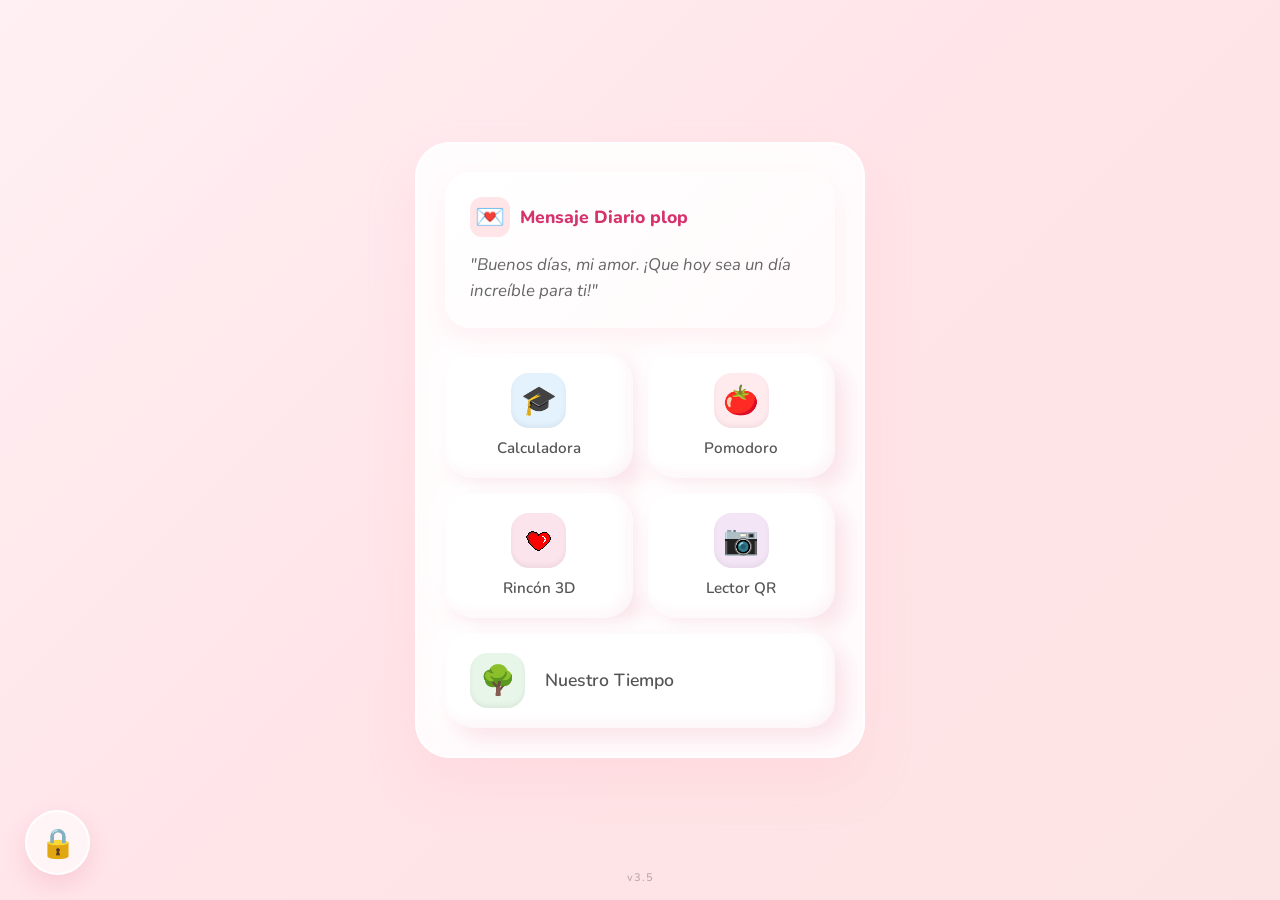
<file: index.html>
<!DOCTYPE html>
<html lang="es">
<head>
    <meta charset="UTF-8">
    <meta name="viewport" content="width=device-width, initial-scale=1.0">
    <meta http-equiv="Cache-Control" content="no-cache, no-store, must-revalidate">
    <meta http-equiv="Pragma" content="no-cache">
    <meta http-equiv="Expires" content="0">
    <title>Nuestro Espacio </title>
    
    <link href="https://fonts.googleapis.com/css2?family=Nunito:wght@400;600;800&display=swap" rel="stylesheet">
    <link rel="stylesheet" href="estilos.css">
    <link rel="manifest" href="manifest-v2.json">
</head>
<body>

    <div class="app-container">

        <div class="widget-hero">
            <div class="hero-header">
                <span class="hero-icon">💌</span>
                <h3>Mensaje Diario plop</h3>
            </div>
            <p class="hero-texto" id="texto-mensaje-diario">"Buenos días, mi amor. ¡Que hoy sea un día increíble para ti!"</p>
        </div>

        <div class="dashboard-grid">
            
            <a href="calculadora.html" class="widget-btn">
                <div class="icon-box color-1">🎓</div>
                <span>Calculadora</span>
            </a>

            <a href="pomodoro.html" class="widget-btn">
                <div class="icon-box color-2">🍅</div>
                <span>Pomodoro</span>
            </a>

            <a href="rincon.html" class="widget-btn">
                <div class="icon-box color-3">
                    <img src="img/corazon.png" alt="Corazón">
                </div>
                <span>Rincón 3D</span>
            </a>

            <a href="lector_qr.html" class="widget-btn">
                <div class="icon-box color-4">📷</div>
                <span>Lector QR</span>
            </a>

            <a href="arbol.html" class="widget-btn widget-full">
                <div class="icon-box color-5">🌳</div>
                <span>Nuestro Tiempo</span>
            </a>

        </div>

    </div> 
    
    <div class="contenedor-candado">
        <button id="btn-candado" onclick="abrirModal('modal-password')" title="Secreto 🤫">🔒</button>
    </div>

    <div id="modal-password" class="modal-oculto">
        <div class="modal-contenido">
            <span class="cerrar-modal" onclick="cerrarModal('modal-password')">&times;</span>
            <h3 style="color: #d6336c;">Código Secreto 🔐</h3>
            <p style="color: #666; font-size: 14px;">Ingresar contraseña:</p>
            
            <input type="password" id="input-clave" placeholder="****">
            <button class="btn-verificar" onclick="verificarClave()">Desbloquear</button>
            
            <p id="error-clave" style="display: none; color: #e53e3e; font-size: 13px; margin-top: 10px;">
                Código incorrecto. ¡Sigue buscando! 🕵️‍♀️
            </p>
        </div>
    </div>

    <script>
        if ('serviceWorker' in navigator) {
            window.addEventListener('load', () => {
                navigator.serviceWorker.register('./sw.js')
                .then(reg => console.log('SW registrado', reg))
                .catch(err => console.log('Error SW:', err));
            });
        }
    </script>

    <script src="candado.js"></script>



    <div class="version-app">v3.5</div>
</body>
</html>
</file>
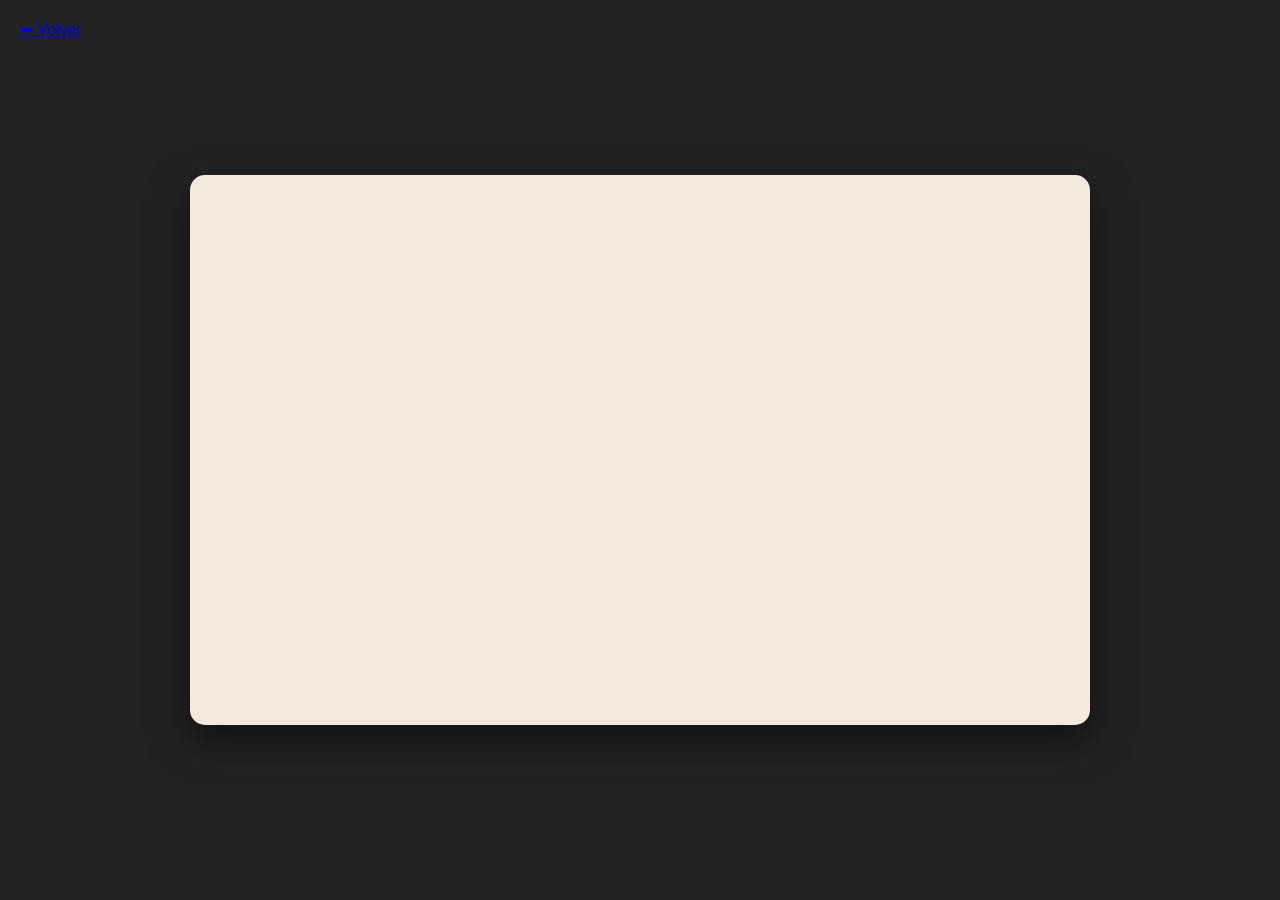
<file: arbol.html>
<!DOCTYPE html>
<html lang="es">
<head>
    <meta charset="UTF-8">
    <meta name="viewport" content="width=device-width, initial-scale=1.0">
    <meta http-equiv="Cache-Control" content="no-cache, no-store, must-revalidate">
    <meta http-equiv="Pragma" content="no-cache">
    <meta http-equiv="Expires" content="0">
    <title>Nuestro Tiempo ❤️</title>
    <link rel="stylesheet" href="arbol.css">
</head>
<body>

    <a href="index.html" class="btn-volver">⬅ Volver</a>

    <div class="tarjeta-amor arbol-centrado" id="tarjeta-principal">
        
        <div class="panel-izquierdo">
            <div class="contenido-texto">
                <div id="carta-maquina"></div>
                
                <div class="contenedor-reloj">
                    <p class="titulo-reloj">Mi amor por ti comenzó hace...</p>
                    <p class="reloj-numeros">
                        <span id="d">00</span> días 
                        <span id="h">00</span> horas 
                        <span id="m">00</span> minutos 
                        <span id="s">00</span> segundos
                    </p>
                </div>
            </div>
        </div>

        <div class="panel-derecho">
            <div class="escenario-arbol">
                <div class="semilla-roja" id="semilla"></div>
                
                <svg class="arbol-verde" viewBox="0 0 300 300" id="svg-arbol">
                    <path class="trazo-verde tronco" d="M150,280 Q150,200 150,100" />
                    <path class="trazo-verde rama" d="M150,220 Q110,180 80,140" />
                    <path class="trazo-verde rama" d="M150,180 Q190,140 220,100" />
                    <path class="trazo-verde rama" d="M150,140 Q120,100 100,60" />
                    <path class="trazo-verde rama" d="M150,120 Q180,80 200,40" />
                </svg>
                
                <div id="copa-corazon"></div>
            </div>
        </div>

        <div class="linea-suelo"></div>
    </div>

    <script src="arbol.js"></script>
</body>
</html>
</file>
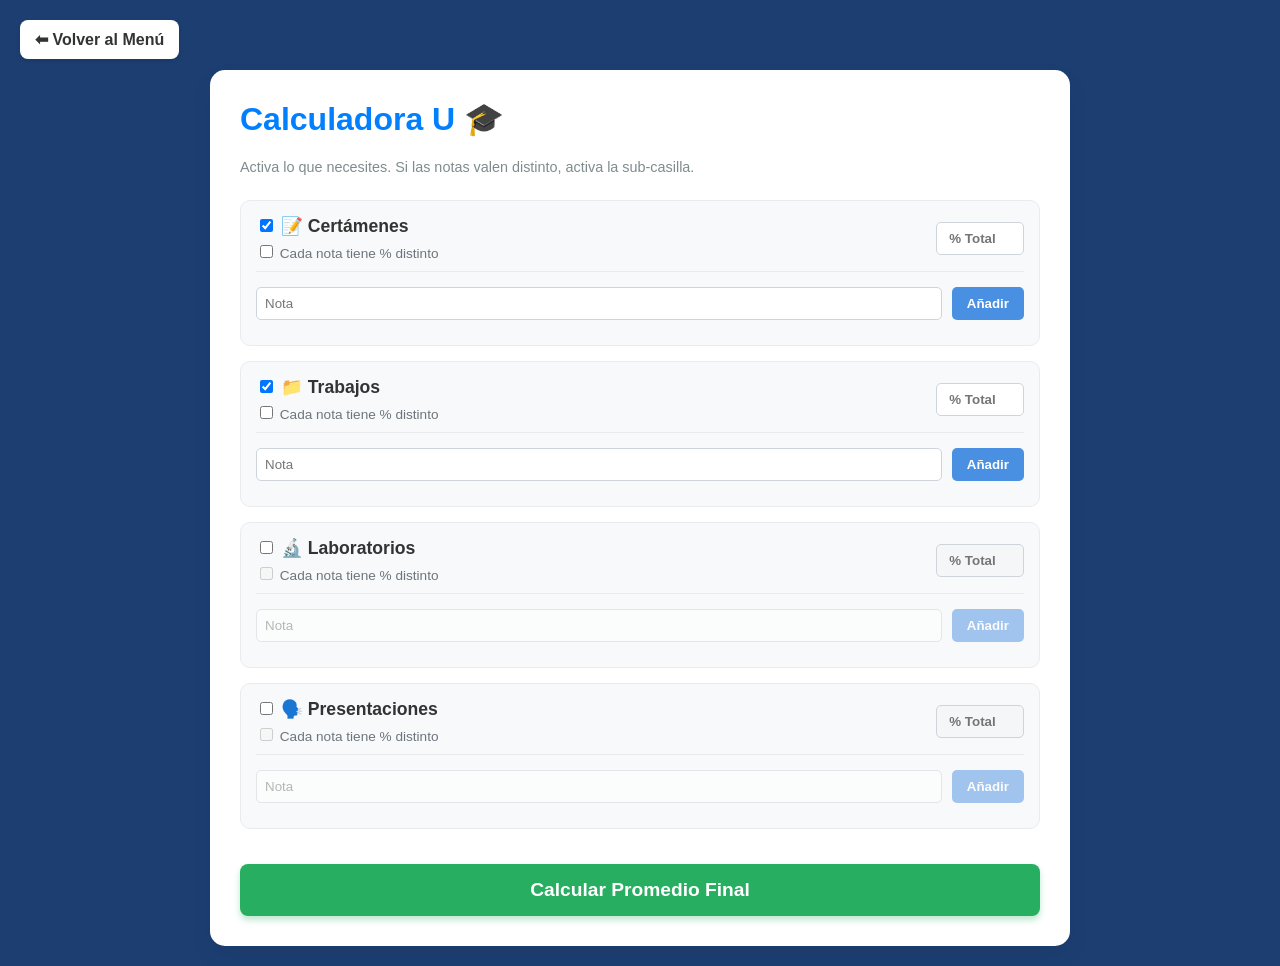
<file: calculadora.html>
<!DOCTYPE html>
<html lang="es">
<head>
    <meta charset="UTF-8">
    <meta name="viewport" content="width=device-width, initial-scale=1.0">
    <meta http-equiv="Cache-Control" content="no-cache, no-store, must-revalidate">
    <meta http-equiv="Pragma" content="no-cache">
    <meta http-equiv="Expires" content="0">
    <title>Calculadora U 🎓</title>
    <link rel="stylesheet" href="calculadora.css">
</head>
<body>

    <a href="index.html" class="btn-volver">⬅ Volver al Menú</a>

    <div class="contenedor-principal">
        <h1>Calculadora U 🎓</h1>
        <p class="subtitulo">Activa lo que necesites. Si las notas valen distinto, activa la sub-casilla.</p>

        <div class="seccion-notas" id="seccion-certamenes">
            <div class="cabecera-categoria">
                <div class="controles-toggle">
                    <label class="toggle-switch">
                        <input type="checkbox" id="check-certamenes" checked onchange="alternarCategoria('certamenes')">
                        📝 Certámenes
                    </label>
                    <label class="toggle-interno">
                        <input type="checkbox" id="interno-certamenes" onchange="alternarModoInterno('certamenes')"> Cada nota tiene % distinto
                    </label>
                </div>
                <input type="number" id="peso-certamenes" class="input-peso" placeholder="% Total">
            </div>
            <div class="input-grupo" id="grupo-certamenes">
                <input type="number" id="nota-certamenes" step="0.1" min="1.0" max="7.0" placeholder="Nota">
                <input type="number" id="peso-int-certamenes" class="input-peso-interno" placeholder="%" min="1" max="100" style="display: none;">
                <button class="btn-añadir" onclick="agregarNota('certamenes')">Añadir</button>
            </div>
            <div id="lista-certamenes" class="lista-etiquetas"></div>
        </div>

        <div class="seccion-notas" id="seccion-trabajos">
            <div class="cabecera-categoria">
                <div class="controles-toggle">
                    <label class="toggle-switch">
                        <input type="checkbox" id="check-trabajos" checked onchange="alternarCategoria('trabajos')">
                        📁 Trabajos
                    </label>
                    <label class="toggle-interno">
                        <input type="checkbox" id="interno-trabajos" onchange="alternarModoInterno('trabajos')"> Cada nota tiene % distinto
                    </label>
                </div>
                <input type="number" id="peso-trabajos" class="input-peso" placeholder="% Total">
            </div>
            <div class="input-grupo" id="grupo-trabajos">
                <input type="number" id="nota-trabajos" step="0.1" min="1.0" max="7.0" placeholder="Nota">
                <input type="number" id="peso-int-trabajos" class="input-peso-interno" placeholder="%" min="1" max="100" style="display: none;">
                <button class="btn-añadir" onclick="agregarNota('trabajos')">Añadir</button>
            </div>
            <div id="lista-trabajos" class="lista-etiquetas"></div>
        </div>

        <div class="seccion-notas" id="seccion-laboratorios">
            <div class="cabecera-categoria">
                <div class="controles-toggle">
                    <label class="toggle-switch">
                        <input type="checkbox" id="check-laboratorios" onchange="alternarCategoria('laboratorios')">
                        🔬 Laboratorios
                    </label>
                    <label class="toggle-interno">
                        <input type="checkbox" id="interno-laboratorios" onchange="alternarModoInterno('laboratorios')" disabled> Cada nota tiene % distinto
                    </label>
                </div>
                <input type="number" id="peso-laboratorios" class="input-peso" placeholder="% Total" disabled>
            </div>
            <div class="input-grupo" id="grupo-laboratorios" style="opacity: 0.5; pointer-events: none;">
                <input type="number" id="nota-laboratorios" step="0.1" min="1.0" max="7.0" placeholder="Nota">
                <input type="number" id="peso-int-laboratorios" class="input-peso-interno" placeholder="%" min="1" max="100" style="display: none;">
                <button class="btn-añadir" onclick="agregarNota('laboratorios')">Añadir</button>
            </div>
            <div id="lista-laboratorios" class="lista-etiquetas"></div>
        </div>

        <div class="seccion-notas" id="seccion-presentaciones">
            <div class="cabecera-categoria">
                <div class="controles-toggle">
                    <label class="toggle-switch">
                        <input type="checkbox" id="check-presentaciones" onchange="alternarCategoria('presentaciones')">
                        🗣️ Presentaciones
                    </label>
                    <label class="toggle-interno">
                        <input type="checkbox" id="interno-presentaciones" onchange="alternarModoInterno('presentaciones')" disabled> Cada nota tiene % distinto
                    </label>
                </div>
                <input type="number" id="peso-presentaciones" class="input-peso" placeholder="% Total" disabled>
            </div>
            <div class="input-grupo" id="grupo-presentaciones" style="opacity: 0.5; pointer-events: none;">
                <input type="number" id="nota-presentaciones" step="0.1" min="1.0" max="7.0" placeholder="Nota">
                <input type="number" id="peso-int-presentaciones" class="input-peso-interno" placeholder="%" min="1" max="100" style="display: none;">
                <button class="btn-añadir" onclick="agregarNota('presentaciones')">Añadir</button>
            </div>
            <div id="lista-presentaciones" class="lista-etiquetas"></div>
        </div>

        <button class="btn-calcular-notas" onclick="calcularPromedioFinal()">Calcular Promedio Final</button>
        <div id="resultado-notas" class="resultado-oculto"></div>
        
    </div>

    <script src="calculadora.js"></script>
</body>
</html>
</file>
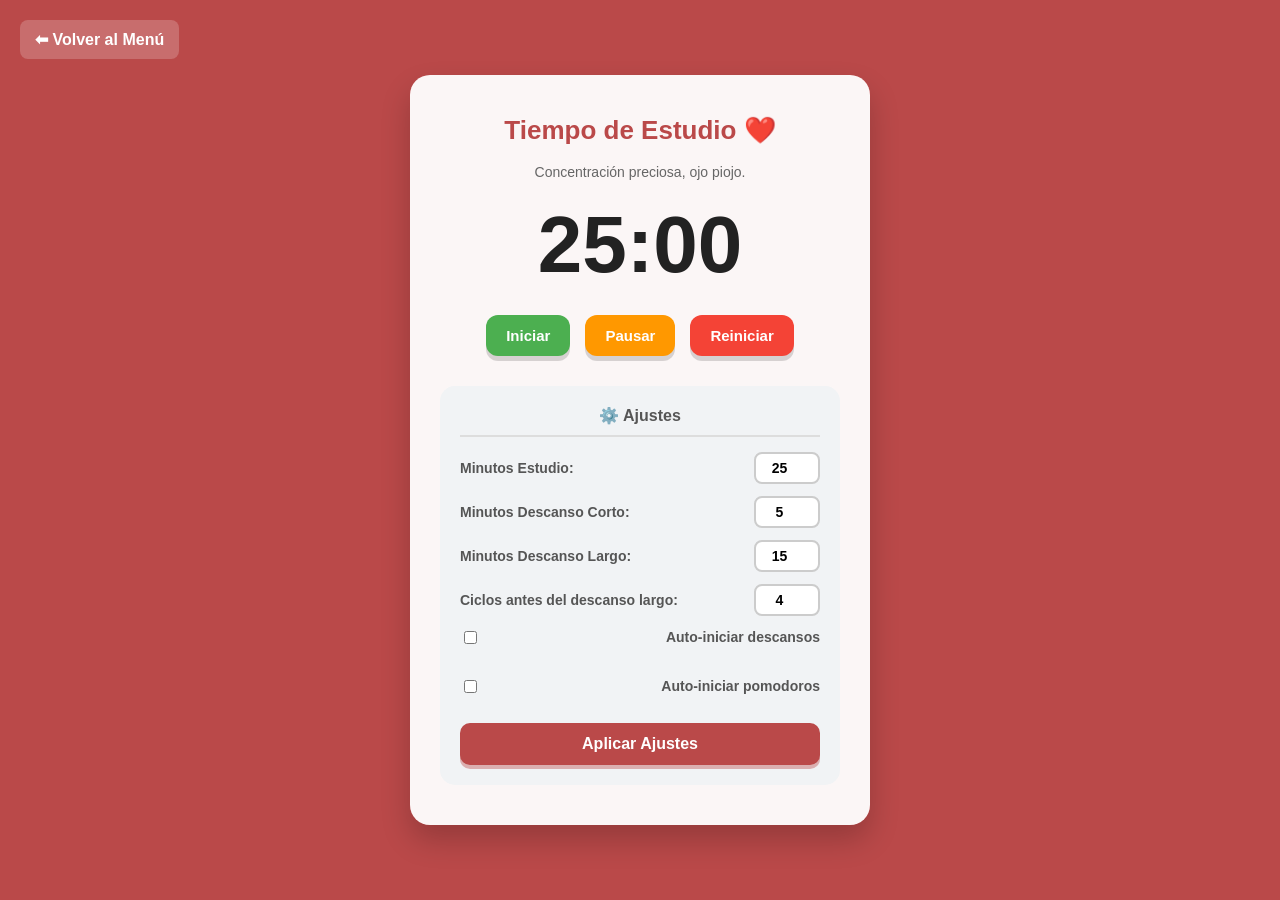
<file: pomodoro.html>
<!DOCTYPE html>
<html lang="es">
<head>
    <meta charset="UTF-8">
    <meta name="viewport" content="width=device-width, initial-scale=1.0">
    <meta http-equiv="Cache-Control" content="no-cache, no-store, must-revalidate">
    <meta http-equiv="Pragma" content="no-cache">
    <meta http-equiv="Expires" content="0">
    <title>Pomodoro Pro 🍅</title>
    <link rel="stylesheet" href="pomodoro.css">
</head>
<body>

    <a href="index.html" class="btn-volver">⬅ Volver al Menú</a>

    <div class="pomodoro-container">
        <h1 id="titulo-pomodoro">Tiempo de Estudio <img src="img/corazon.png" alt="Corazón" class="icono-titulo"></h1>

        <p id="subtitulo-pomodoro">Concentración preciosa, ojo piojo.</p>

        <div id="reloj-pantalla" class="reloj">
            <span id="minutos">25</span>:<span id="segundos">00</span>
        </div>

        <div class="botones">
            <button id="btn-iniciar" onclick="iniciarCronometro()">Iniciar</button>
            <button id="btn-pausar" onclick="pausarCronometro()">Pausar</button>
            <button id="btn-reiniciar" onclick="reiniciarCronometro()">Reiniciar</button>
        </div>

        <div class="configuracion">
                    <h3>⚙️ Ajustes</h3>
                    <label>Minutos Estudio: <input type="number" id="pomo-estudio" value="25"></label>
                    <label>Minutos Descanso Corto: <input type="number" id="pomo-corto" value="5"></label>
                    <label>Minutos Descanso Largo: <input type="number" id="pomo-largo" value="15"></label>
                    <label>Ciclos antes del descanso largo: <input type="number" id="pomo-intervalo" value="4"></label>
                    
                    <div style="margin-top: 10px;">
                        <label><input type="checkbox" id="auto-descanso"> Auto-iniciar descansos</label><br>
                        <label><input type="checkbox" id="auto-pomo"> Auto-iniciar pomodoros</label>
                    </div>
                    
                    <button class="btn-aplicar-pomo" onclick="aplicarConfigPomo()">Aplicar Ajustes</button>
                </div>
            </div>

    <script src="pomodoro.js"></script>
</body>
</html>
</file>
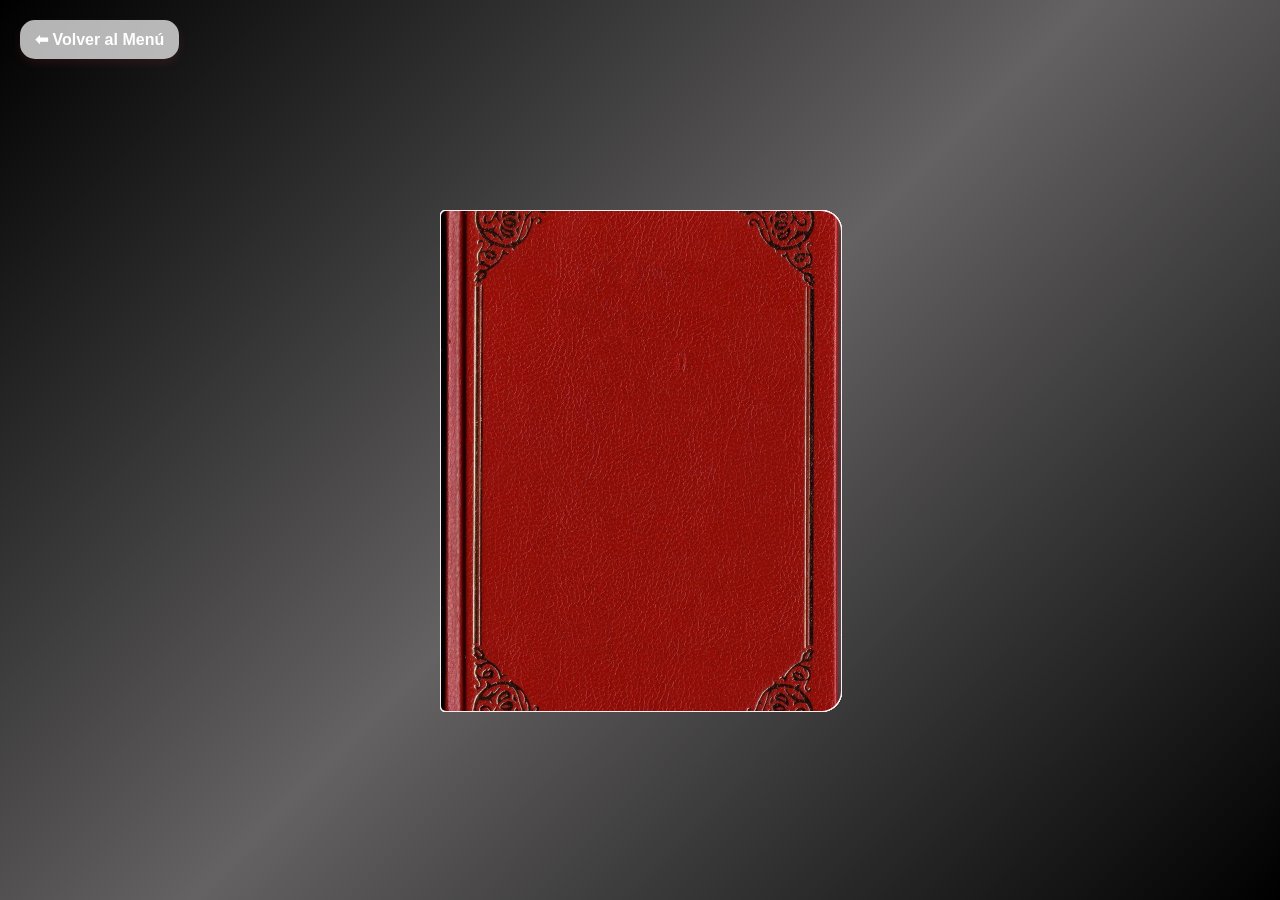
<file: rincon.html>
<!DOCTYPE html>
<html lang="es">
<head>
    
    <meta charset="UTF-8">
    <meta name="viewport" content="width=device-width, initial-scale=1.0">
    <meta http-equiv="Cache-Control" content="no-cache, no-store, must-revalidate">
    <meta http-equiv="Pragma" content="no-cache">
    <meta http-equiv="Expires" content="0">
    <title>Nuestro Rincón ❤️</title>
    <link rel="stylesheet" href="rincon.css">
    <script src="rincon.js?v=3.2.1"></script>
</head>
<body>

    <a href="index.html" class="btn-volver">⬅ Volver al Menú</a>

    <div class="contenedor-libro">
        <div class="libro">
            
            <div class="papel tapa" id="p1">
                <div class="frente">
                    <img src="img/portada_fin.jpg" alt="Portada">
                </div>
                <div class="dorso">
                    <img src="img/1.png" alt="Interior Portada">
                </div>
            </div>

            <div class="papel" id="p2">
                <div class="frente"><img src="img/2.png" alt="Foto 1"></div>
                <div class="dorso"><img src="img/3.png" alt="Foto 2"></div>
            </div>

            <div class="papel" id="p3">
                <div class="frente"><img src="img/4.png" alt="Foto 3"></div>
                <div class="dorso"><img src="img/5.jpeg" alt="Foto 4"></div>
            </div>

            <div class="papel" id="p4">
                <div class="frente"><img src="img/6.jpeg" alt="Foto 5"></div>
                <div class="dorso"><img src="img/7.png" alt="Foto 6"></div>
            </div>


            <div class="papel tapa" id="p5">
                <div class="frente">
                    <img src="img/8.png" alt="Imagen Fin">
                </div>
                <div class="dorso">
                    <img src="img/portada_fin.jpg" alt="Contraportada Exterior">
                </div>
            </div>

        </div>
    </div>

    <script src="rincon.js"></script>
</body>
</html>
</file>
<file: estilos.css>
/* =======================================================
   ESTILOS GENERALES (Soft UI - Estilo Couple Joy)
   ======================================================= */
body {
    font-family: 'Nunito', sans-serif;
    /* Un gradiente pastel ultra suave */
    background: linear-gradient(135deg, #fff0f3 0%, #ffe4e8 50%, #fde4e4 100%);
    margin: 0;
    min-height: 100vh;
    display: flex;
    justify-content: center;
    align-items: center;
    color: #4a4a4a;
}

/* El "Teléfono" o marco principal de la app */
.app-container {
    background: rgba(255, 255, 255, 0.85); /* Efecto vidrio esmerilado */
    backdrop-filter: blur(15px);
    width: 90%;
    max-width: 450px; /* Tamaño tipo móvil grueso */
    padding: 30px;
    border-radius: 35px; /* Bordes súper redondos */
    box-shadow: 0 25px 50px rgba(255, 182, 193, 0.2), 
                inset 0 0 0 2px rgba(255,255,255,0.8);
    box-sizing: border-box;
}

/* =======================================================
   WIDGET HERO (El mensaje diario)
   ======================================================= */
.widget-hero {
    background: linear-gradient(135deg, #ffffff 0%, #fffafb 100%);
    border-radius: 25px;
    padding: 25px;
    margin-bottom: 25px;
    box-shadow: 0 10px 25px rgba(255, 105, 135, 0.08);
    position: relative;
    overflow: hidden;
}

.hero-header {
    display: flex;
    align-items: center;
    gap: 10px;
    margin-bottom: 15px;
}

.hero-icon {
    font-size: 1.5rem;
    background: #ffe4e8;
    width: 40px; height: 40px;
    display: flex; justify-content: center; align-items: center;
    border-radius: 12px;
}

.hero-header h3 {
    margin: 0;
    color: #d6336c;
    font-size: 1.1rem;
    font-weight: 800;
}

.hero-texto {
    font-size: 1.05rem;
    color: #666;
    margin: 0;
    font-style: italic;
    line-height: 1.5;
}

/* =======================================================
   CUADRÍCULA DE HERRAMIENTAS (Dashboard)
   ======================================================= */
.dashboard-grid {
    display: grid;
    grid-template-columns: repeat(2, 1fr); /* 2 columnas exactas */
    gap: 15px;
}

/* Las tarjetas de los botones */
/* =======================================================
   BOTONES DEL MENÚ (Estructura + Efecto Arcilla 3D)
   ======================================================= */
.widget-btn {
    /* 1. ESTRUCTURA Y ALINEACIÓN (Lo que faltaba) */
    display: flex;
    flex-direction: column; /* Pone el ícono arriba y el texto abajo */
    align-items: center; /* Centra todo horizontalmente */
    justify-content: center; /* Centra todo verticalmente */
    gap: 10px; /* Separación entre el ícono y la letra */
    padding: 20px 10px; /* Espacio interior para que no quede apretado */
    text-decoration: none; /* Le quita el subrayado feo al enlace */
    color: #555; /* Color de letra gris oscuro/elegante */
    font-weight: 600; /* Letra un poco más gordita */

    /* 2. EL EFECTO CLAYMORFISMO (La magia visual) */
    background-color: #ffffff;
    border-radius: 28px;
    border: none;
    box-shadow: 
        10px 10px 20px rgba(214, 51, 108, 0.12),
        -10px -10px 20px rgba(255, 255, 255, 0.9),
        inset -6px -6px 12px rgba(214, 51, 108, 0.05),
        inset 6px 6px 12px rgba(255, 255, 255, 1);
    
    transition: all 0.3s cubic-bezier(0.25, 0.8, 0.25, 1);
}

/* El efecto al presionar/pasar el mouse */
.widget-btn:hover {
    transform: translateY(4px) scale(0.98);
    color: #d6336c; /* El texto se pinta del rosado de tu app al tocarlo */
    box-shadow: 
        4px 4px 10px rgba(214, 51, 108, 0.12),
        -4px -4px 10px rgba(255, 255, 255, 0.9),
        inset -8px -8px 16px rgba(214, 51, 108, 0.08),
        inset 8px 8px 16px rgba(255, 255, 255, 1);
}

/* Efecto al pasar el mouse (se aplasta suavemente como masilla) */
.widget-btn:hover {
    transform: translateY(4px) scale(0.98);
    box-shadow: 
        4px 4px 10px rgba(214, 51, 108, 0.12),
        -4px -4px 10px rgba(255, 255, 255, 0.9),
        inset -8px -8px 16px rgba(214, 51, 108, 0.08),
        inset 8px 8px 16px rgba(255, 255, 255, 1);
}

/* El texto de los botones */
.widget-btn span {
    color: #555;
    font-weight: 600;
    font-size: 0.95rem;
    text-align: center;
}

/* Los pequeños íconos de colores para cada app */
.icon-box {
    width: 55px; height: 55px;
    display: flex; justify-content: center; align-items: center;
    border-radius: 18px; 
    font-size: 1.8rem;
    box-shadow: inset 0 -3px 5px rgba(0,0,0,0.05);
}

/* Colores pasteles únicos para cada herramienta */
.color-1 { background: #e3f2fd; } 
.color-2 { background: #ffebee; } 
.color-3 { background: #fce4ec; } 
.color-4 { background: #f3e5f5; } 
.color-5 { background: #e8f5e9; } 

/* El último botón abarca las dos columnas */
.widget-full {
    grid-column: span 2;
    flex-direction: row; 
    justify-content: flex-start;
    padding-left: 25px;
}

.widget-full span {
    font-size: 1.1rem;
    margin-left: 10px;
}

/* =======================================================
   CANDADO Y MODAL DE CONTRASEÑA
   ======================================================= */
.contenedor-candado {
    position: fixed;
    bottom: 25px;
    left: 25px;
    z-index: 50;
}

#btn-candado {
    background: rgba(255, 255, 255, 0.6);
    backdrop-filter: blur(10px);
    border: 2px solid rgba(255, 255, 255, 0.9);
    font-size: 1.8rem;
    border-radius: 50%;
    width: 65px;
    height: 65px;
    cursor: pointer;
    transition: all 0.3s cubic-bezier(0.25, 0.8, 0.25, 1);
    box-shadow: 0 10px 25px rgba(214, 51, 108, 0.15);
    display: flex;
    justify-content: center;
    align-items: center;
}

#btn-candado:hover {
    transform: scale(1.1);
    background: white;
}

.modal-oculto {
    display: none; 
    position: fixed;
    top: 0; left: 0; width: 100%; height: 100%;
    background: rgba(255, 255, 255, 0.3); 
    backdrop-filter: blur(12px); 
    z-index: 1000;
    justify-content: center;
    align-items: center;
}

.modal-contenido {
    background: white;
    padding: 35px 30px;
    border-radius: 30px; 
    text-align: center;
    max-width: 300px;
    width: 90%;
    position: relative;
    box-shadow: 0 20px 50px rgba(0,0,0,0.1);
    border: 1px solid rgba(255,255,255,0.8);
    box-sizing: border-box;
}

.cerrar-modal {
    position: absolute; top: 15px; right: 20px;
    font-size: 1.8rem; cursor: pointer; color: #ccc; 
    transition: color 0.2s;
}
.cerrar-modal:hover { color: #d6336c; }

#input-clave {
    width: 100%; padding: 15px; margin: 15px 0;
    border: 2px solid #ffe4e8; border-radius: 15px;
    text-align: center; font-size: 1.2rem; outline: none;
    font-family: 'Nunito', sans-serif;
    color: #4a4a4a;
    transition: border-color 0.3s;
    box-sizing: border-box;
}
#input-clave:focus { border-color: #ff4a6b; }

.btn-verificar {
    background: #ff4a6b; color: white; border: none;
    padding: 15px 25px; border-radius: 18px; font-weight: bold;
    cursor: pointer; width: 100%; font-family: 'Nunito', sans-serif;
    font-size: 1.1rem;
    transition: transform 0.2s, box-shadow 0.2s;
}
.btn-verificar:hover { 
    transform: translateY(-2px); 
    box-shadow: 0 10px 20px rgba(255, 74, 107, 0.3);
}

@keyframes pulsoCandadoAbierto {
    0% { transform: scale(1); }
    50% { transform: scale(1.3); background-color: white; box-shadow: 0 0 30px #ff4a6b; }
    100% { transform: scale(1); }
}
.candado-abierto-anim {
    animation: pulsoCandadoAbierto 0.6s ease-in-out forwards;
    border-color: #ff4a6b !important;
}

/* ==========================================================================
   MUNDO MÓVIL: Estas reglas SOLO se aplican en celulares y tablets
   ========================================================================== */
@media (max-width: 768px) {
    
    /* 1. Ajustamos el contenedor principal del menú para que no use márgenes gigantes */
    .app-container {
        width: 95%;
        padding: 15px;
    }

    /* 2. Achicamos los textos generales para que no se desborden */
    h1 { font-size: 20px; }
    h2 { font-size: 18px !important; }
    p { font-size: 13px !important; }

    /* 3. REESTRUCTURACIÓN DEL LIBRO ABIERTO (LA PROPUESTA) 
       En PC se ve hermoso de lado a lado (horizontal), pero en celular 
       es mejor que se vea vertical (la foto arriba y la carta abajo). */
    .libro-abierto {
        flex-direction: column; /* Cambia de horizontal a vertical */
        height: auto; /* Permite que el alto crezca según el texto */
        max-height: 85vh; /* Evita que tape toda la pantalla del teléfono */
        overflow-y: auto; /* Si el texto es largo, añade un scroll interno suave */
        background-image: none; /* Quitamos la línea del lomo central porque ya no dobla ahí */
        padding: 10px 0;
    }

    /* Las páginas internas ahora ocupan el 100% del ancho del celular */
    .pagina-izquierda, .pagina-derecha {
        width: 100%;
        padding: 20px;
        box-sizing: border-box;
    }

    .pagina-izquierda img {
        max-height: 200px; /* Controlamos que la foto no sea gigante en el celular */
        margin-bottom: 0;
    }

    /* 4. Ajustamos los botones de la propuesta para que quepan cómodos */
    .botones-propuesta {
        width: 100%;
        justify-content: center;
        gap: 10px;
    }

    .botones-propuesta button {
        padding: 10px 15px;
        font-size: 0.95rem;
    }

    /* 5. El candado secreto lo hacemos un poquito más discreto en celular */
    #btn-candado {
        width: 50px;
        height: 50px;
        font-size: 1.5rem;
        bottom: 20px;
        left: 20px;
    }
}

/* =======================================================
   INDICADOR DE VERSIÓN (Centrado y profesional)
   ======================================================= */
.version-app {
    position: fixed;
    bottom: 15px; /* Un poquito más despegado del borde inferior */
    left: 50%;
    transform: translateX(-50%); /* El truco mágico para centrar perfecto */
    font-size: 11px;
    color: rgba(0, 0, 0, 0.25); /* Muy sutil para no robar atención */
    font-family: 'Nunito', sans-serif; /* Hace juego con la app */
    font-weight: 600;
    letter-spacing: 1px; /* Le da un toque estilizado de "número de serie" */
    z-index: 9999;
    pointer-events: none;
}
</file>
<file: arbol.css>
body {
    background-color: #222; /* Fondo oscuro para que resalte la tarjeta */
    margin: 0;
    min-height: 100vh;
    display: flex;
    justify-content: center;
    align-items: center;
    font-family: 'Segoe UI', Tahoma, Geneva, Verdana, sans-serif;
}

/* El botón de volver */
.btn-volver {
    position: absolute;
    top: 20px;
    left: 20px;
    z-index: 10;
}

/* --- LA TARJETA EXACTA DEL VIDEO --- */
.tarjeta-amor {
    background: #F5E8DC;
    color: #5C4033;
    width: 900px;
    max-width: 95vw;
    height: 550px;
    border-radius: 15px;
    position: relative;
    display: flex;
    overflow: hidden;
    box-shadow: 0 15px 40px rgba(0,0,0,0.5);
}

/* La línea del suelo */
.linea-suelo {
    position: absolute;
    bottom: 50px;
    left: 5%;
    width: 90%;
    height: 2px;
    background-color: #5C4033;
    opacity: 0;
    transition: opacity 1s ease 1s; /* Aparece después de que el árbol se mueve */
}

/* --- LÓGICA DEL TELÓN DESLIZANTE --- */
.panel-izquierdo {
    width: 50%;
    opacity: 1;
    transition: width 1.5s cubic-bezier(0.25, 0.8, 0.25, 1), opacity 1s ease 0.5s;
    display: flex;
    align-items: flex-end;
    padding-bottom: 60px;
    overflow: hidden;
}

.panel-derecho {
    width: 50%;
    position: relative;
    transition: width 1.5s cubic-bezier(0.25, 0.8, 0.25, 1);
    display: flex;
    justify-content: center;
}

/* ESTADO INICIAL (El árbol centrado ocupando el 100%) */
.arbol-centrado .panel-derecho { width: 100%; }
.arbol-centrado .panel-izquierdo { width: 0%; opacity: 0; }
.arbol-centrado .linea-suelo { opacity: 0; }

/* ESTADO FINAL (Remover la clase 'arbol-centrado' revela todo) */
.tarjeta-amor:not(.arbol-centrado) .linea-suelo { opacity: 1; }

/* --- CONTENIDO IZQUIERDO --- */
.contenido-texto {
    width: 450px; /* Ancho fijo para que no se deforme al abrirse */
    padding: 0 40px;
}

#carta-maquina {
    font-size: 1.1rem;
    line-height: 1.8;
    margin-bottom: 30px;
    min-height: 250px;
}
.cursor { border-right: 2px solid #5C4033; animation: parpadeo 0.8s infinite; }
@keyframes parpadeo { 50% { border-color: transparent; } }

.contenedor-reloj { margin-top: 20px; }
.titulo-reloj { font-size: 0.95rem; margin-bottom: 5px; }
.reloj-numeros { font-size: 1.1rem; margin: 0; }
.reloj-numeros span { font-size: 1.4rem; font-weight: bold; }

/* --- CONTENIDO DERECHO (EL ÁRBOL) --- */
.escenario-arbol {
    width: 300px;
    height: 100%;
    position: relative;
}

/* El punto rojo que cae */
.semilla-roja {
    position: absolute;
    width: 8px; height: 8px;
    background-color: #d6336c; /* Rojo cereza */
    border-radius: 50%;
    left: 146px; /* Centrado en el SVG de 300px */
    top: -20px;
    opacity: 0;
}

@keyframes caerPunto {
    0% { top: -20px; opacity: 1; transform: scale(1); }
    80% { top: 276px; opacity: 1; transform: scale(1); } /* Cae hasta la línea del suelo */
    100% { top: 276px; opacity: 0; transform: scale(0); } /* Desaparece */
}

/* El Árbol Verde */
.arbol-verde {
    position: absolute;
    bottom: 50px; /* Apoyado en la línea del suelo */
    left: 0;
    width: 300px;
    height: 300px;
    z-index: 2;
}

.trazo-verde {
    fill: none;
    stroke: #4ca173; /* El color verde del video */
    stroke-linecap: round;
    stroke-dasharray: 400;
    stroke-dashoffset: 400;
}
.tronco { stroke-width: 12; }
.rama { stroke-width: 6; }

@keyframes dibujarArbol { to { stroke-dashoffset: 0; } }

/* La copa (Corazones) */
#copa-corazon {
    position: absolute;
    bottom: 120px;
    left: 0;
    width: 300px;
    height: 250px;
    z-index: 3;
}

.particula-corazon {
    position: absolute;
    transform: scale(0);
}

@keyframes florecer {
    0% { transform: scale(0); }
    70% { transform: scale(1.3); }
    100% { transform: scale(1); }
}

/* Responsive */
@media (max-width: 768px) {
    .tarjeta-amor { flex-direction: column; height: auto; padding-bottom: 20px; }
    .panel-izquierdo, .panel-derecho { width: 100% !important; }
    .panel-derecho { height: 400px; }
    .arbol-centrado .panel-izquierdo { display: none; }
    .contenido-texto { width: 100%; padding: 20px; }
}

/* =======================================================
   MUNDO MÓVIL (Corrección definitiva de diseño y botón)
   ======================================================= */
@media (max-width: 768px) {
    /* 1. Ajustamos el contenedor principal (La tarjeta) */
    .tarjeta-amor { 
        flex-direction: column; /* Apila el texto arriba y el árbol abajo */
        height: auto; 
        min-height: 90vh; /* Para que abarque bien la pantalla */
        padding-top: 70px; /* EL MARGEN MÁGICO: Empuja todo abajo para librar el botón */
        padding-bottom: 20px; 
    }

    /* 2. Ajustamos los paneles izquierdo y derecho */
    .panel-izquierdo, .panel-derecho { 
        width: 100% !important; /* Ahora toman el ancho completo en celular */
    }
    
    .panel-derecho { 
        height: 350px; /* Le damos altura al lienzo del árbol */
    }

    .panel-izquierdo {
        align-items: flex-start; /* En lugar de pegarse al fondo, el texto sube */
        padding-bottom: 0;
    }

    /* 3. Comportamiento en la animación inicial */
    .arbol-centrado .panel-izquierdo { 
        display: none; 
    }

    /* 4. El contenedor exacto del texto */
    .contenido-texto { 
        width: 100%; 
        padding: 0 20px; /* Le damos respiro a los lados */
    }

    /* 5. El botón de volver un poco más compacto */
    .btn-volver {
        top: 15px;
        left: 15px;
        padding: 8px 12px;
        font-size: 0.9rem;
    }
}
</file>
<file: calculadora.css>
body {
    background: #1b3d70fd;
    font-family: 'Segoe UI', Tahoma, Geneva, Verdana, sans-serif;
    color: #333;
    display: flex;
    justify-content: center;
    padding: 20px;
    margin: 0;
}

.btn-volver {
    position: absolute;
    top: 20px;
    left: 20px;
    text-decoration: none;
    background-color: white;
    color: #333;
    padding: 10px 15px;
    border-radius: 8px;
    font-weight: bold;
    box-shadow: 0 2px 5px rgba(0,0,0,0.1);
}

.contenedor-principal {
    background: white;
    max-width: 800px;
    width: 100%;
    padding: 30px;
    border-radius: 15px;
    box-shadow: 0 10px 25px rgba(0,0,0,0.05);
    margin-top: 50px;
}

h1 { margin-top: 0; color: #0080ff; }
.subtitulo { color: #7f8c8d; font-size: 0.9rem; margin-bottom: 25px; }

/* Estilos de las secciones */
.seccion-notas {
    background: #f8f9fa;
    border: 1px solid #e9ecef;
    border-radius: 10px;
    padding: 15px;
    margin-bottom: 15px;
    transition: all 0.3s;
}

.cabecera-categoria {
    display: flex;
    justify-content: space-between;
    align-items: center;
    margin-bottom: 15px;
    border-bottom: 1px solid #e9ecef;
    padding-bottom: 10px;
}

.controles-toggle {
    display: flex;
    flex-direction: column;
    gap: 5px;
}

.toggle-switch { font-weight: bold; font-size: 1.1rem; cursor: pointer; }
.toggle-interno { font-size: 0.85rem; color: #6c757d; cursor: pointer; }

/* Inputs y Botones */
input[type="number"] {
    padding: 8px;
    border: 1px solid #ced4da;
    border-radius: 5px;
    outline: none;
}
.input-peso { width: 70px; font-weight: bold; text-align: center; }

.input-grupo {
    display: flex;
    gap: 10px;
    margin-bottom: 10px;
}

.input-grupo input { flex: 1; }

.btn-añadir {
    background: #4a90e2;
    color: white;
    border: none;
    border-radius: 5px;
    padding: 0 15px;
    cursor: pointer;
    font-weight: bold;
}
.btn-añadir:hover { background: #357abd; }

.btn-calcular-notas {
    width: 100%;
    padding: 15px;
    background: #27ae60;
    color: white;
    font-size: 1.2rem;
    font-weight: bold;
    border: none;
    border-radius: 8px;
    margin-top: 20px;
    cursor: pointer;
    box-shadow: 0 4px 6px rgba(39, 174, 96, 0.3);
}

.btn-calcular-notas:hover { background: #219653; }

/* Etiquetas de notas agregadas */
.lista-etiquetas {
    display: flex;
    flex-wrap: wrap;
    gap: 8px;
}
.etiqueta-nota {
    background: #e3f2fd;
    color: #0d47a1;
    padding: 5px 10px;
    border-radius: 15px;
    font-size: 0.9rem;
    display: flex;
    align-items: center;
    gap: 5px;
}
.etiqueta-nota span {
    cursor: pointer;
    color: #d32f2f;
    font-weight: bold;
}

/* Resultado */
.resultado-mostrar {
    margin-top: 20px;
    padding: 15px;
    background: #fff3cd;
    color: #856404;
    border: 1px solid #ffeeba;
    border-radius: 8px;
    text-align: center;
    font-weight: bold;
    font-size: 1.2rem;
}
</file>
<file: pomodoro.css>
/* --- POMODORO.CSS (ESTILO POMOFOCUS) --- */

/* 1. Fondo principal y centrado */
body {
    background-color: #ba4949; /* Rojo clásico de Pomofocus */
    transition: background-color 0.5s ease; /* Para cambiar suave a verde en descanso */
    font-family: 'Arial Rounded MT Bold', 'Segoe UI', Roboto, sans-serif;
    display: flex;
    justify-content: center;
    align-items: center;
    min-height: 100vh;
    margin: 0;
    color: #333;
}

/* 2. Botón de volver flotante */
.btn-volver {
    position: absolute;
    top: 20px;
    left: 20px;
    text-decoration: none;
    background-color: rgba(255, 255, 255, 0.2); /* Transparente elegante */
    color: white;
    padding: 10px 15px;
    border-radius: 8px;
    font-weight: bold;
    transition: 0.3s;
}
.btn-volver:hover { background-color: rgba(255, 255, 255, 0.4); }

/* 3. La Tarjeta Principal (El cuadro blanco) */
.pomodoro-container {
    background: rgba(255, 255, 255, 0.95);
    max-width: 400px;
    width: 90%;
    padding: 40px 30px;
    border-radius: 20px; /* Bordes bien redondos */
    box-shadow: 0 15px 30px rgba(0,0,0,0.2);
    text-align: center;
}

#titulo-pomodoro { margin-top: 0; color: #ba4949; font-size: 26px; }
#subtitulo-pomodoro { color: #666; font-size: 14px; margin-bottom: 25px; }

/* 4. El Reloj Gigante */
.reloj {
    font-size: 80px;
    font-weight: bold;
    color: #333;
    margin: 10px 0 30px 0;
    font-variant-numeric: tabular-nums; /* Evita que los números tiemblen */
    line-height: 1;
}

/* 5. Botones de Control (Con efecto 3D) */
.botones {
    display: flex;
    justify-content: center;
    gap: 15px;
    margin-bottom: 30px;
}

.botones button {
    padding: 12px 20px;
    font-size: 15px;
    font-weight: bold;
    border: none;
    border-radius: 12px;
    cursor: pointer;
    color: white;
    box-shadow: 0 5px 0px rgba(0,0,0,0.15); /* La sombra que da el efecto 3D */
    transition: transform 0.1s, box-shadow 0.1s;
}

/* Efecto de "hundirse" al hacer clic */
.botones button:active {
    transform: translateY(5px);
    box-shadow: 0 0px 0px rgba(0,0,0,0.15);
}

#btn-iniciar { background-color: #4caf50; }
#btn-pausar { background-color: #ff9800; }
#btn-reiniciar { background-color: #f44336; }

/* 6. Panel de Configuración Ordenado */
.configuracion {
    background: #f1f3f5;
    padding: 20px;
    border-radius: 15px;
    text-align: left;
    margin-top: 20px;
}

.configuracion h3 {
    margin-top: 0;
    font-size: 16px;
    color: #555;
    text-align: center;
    border-bottom: 2px solid #ddd;
    padding-bottom: 10px;
    margin-bottom: 15px;
}

/* Organiza los textos a la izquierda y las cajitas a la derecha */
.configuracion label {
    display: flex;
    justify-content: space-between; 
    align-items: center;
    font-size: 14px;
    font-weight: bold;
    color: #555;
    margin-bottom: 12px;
}

.configuracion input[type="number"] {
    width: 50px;
    padding: 6px;
    border: 2px solid #ccc;
    border-radius: 8px;
    text-align: center;
    font-size: 14px;
    font-weight: bold;
    outline: none;
}
.configuracion input[type="number"]:focus { border-color: #ba4949; }

/* El botón gigante de Aplicar */
.btn-aplicar-pomo {
    width: 100%;
    background-color: #ba4949;
    color: white;
    padding: 12px;
    border: none;
    border-radius: 10px;
    font-size: 16px;
    font-weight: bold;
    margin-top: 15px;
    cursor: pointer;
    box-shadow: 0 4px 0px rgba(186, 73, 73, 0.4);
    transition: 0.1s;
}

.btn-aplicar-pomo:active {
    transform: translateY(4px);
    box-shadow: 0 0px 0px;
}
</file>
<file: rincon.css>
/* --- ESTILOS KAWAII PARA EL RINCÓN 3D --- */

body {
    /* Un degradado suave y romántico de rosados y duraznos */
    background: linear-gradient(135deg, #000000 0%, #646262 50%, #000000 100%);
    font-family: 'Segoe UI', Tahoma, Geneva, Verdana, sans-serif;
    display: flex;
    justify-content: center;
    align-items: center;
    min-height: 100vh;
    margin: 0;
    overflow: hidden; 
}

/* Botón flotante para regresar */
.btn-volver {
    position: absolute;
    top: 20px;
    left: 20px;
    text-decoration: none;
    background-color: rgba(255, 255, 255, 0.7);
    color: #ffffff;
    padding: 10px 15px;
    border-radius: 15px;
    font-weight: bold;
    box-shadow: 0 4px 10px rgba(255, 74, 107, 0.1);
    transition: all 0.3s ease;
    z-index: 100;
}

.btn-volver:hover {
    background-color: white;
    transform: scale(1.05);
}

/* --- EL ESCENARIO DEL LIBRO --- */
.contenedor-libro {
    display: flex;
    justify-content: center;
    align-items: center;
    perspective: 1200px; /* La cámara 3D */
    margin-top: 20px;
}

.libro {
    position: relative;
    width: 400px; /* Asumo que es 400px por las fotos que usamos */
    height: 500px;
    transform-style: preserve-3d;
    
    /* 1. ESTO HACE QUE EL LIBRO SE MUEVA HACIA LOS LADOS SUAVEMENTE */
    transform: translateX(var(--desplazamiento, 0px));
    transition: transform 0.8s cubic-bezier(0.25, 0.8, 0.25, 1);
    
    /* 2. EL EXORCISMO: Borra cualquier fondo o sombra que esté en este contenedor vacío */
    background: transparent !important;
    box-shadow: none !important;
}


/* --- LAS HOJAS --- */
.papel {
    width: 100%;
    height: 100%;
    position: absolute;
    top: 0;
    left: 0;
    transform-origin: left center; /* El lomo del libro */
    /* Aquí está la curva de movimiento súper suave */
    transition: transform 0.8s cubic-bezier(0, 0, 0, 0.15);
    transform-style: preserve-3d;
    cursor: pointer;
}

/* --- CARAS DE LAS HOJAS (FRENTE Y DORSO) --- */
.frente, .dorso {
    width: 100%;
    height: 100%;
    position: absolute;
    top: 0;
    left: 0;
    backface-visibility: hidden;
    background-color: #fffafb; /* Blanco con un levísimo tinte rosa */
    border: 1px solid #ffeef0;
}

.frente {
    z-index: 2;
    transform: rotateY(0deg);
    border-radius: 5px 20px 20px 5px;
}

.dorso {
    z-index: 1;
    transform: rotateY(180deg);
    border-radius: 20px 5px 5px 20px;
}

/* Sombra dinámica en el "Lomo" para dar realismo a las fotos */
.frente::before {
    content: '';
    position: absolute;
    top: 0; left: 0; bottom: 0; width: 30px;
    background: linear-gradient(to right, rgba(0,0,0,0.1), transparent);
    z-index: 10;
    border-radius: 5px 0 0 5px;
}

.dorso::before {
    content: '';
    position: absolute;
    top: 0; right: 0; bottom: 0; width: 30px;
    background: linear-gradient(to left, rgba(0,0,0,0.1), transparent);
    z-index: 10;
    border-radius: 0 5px 5px 0;
}

/* --- LA ROTACIÓN LIMITADA --- */
/* En vez de 180, gira 160 grados. Esto crea el efecto de que el libro no se abre del todo */
.papel.volteado {
    transform: rotateY(-160deg);
}

/* Ajuste de las fotos para que se vean preciosas */
.frente img, .dorso img {
    width: 100%;
    height: 100%;
    object-fit: cover;
    border-radius: inherit;
    /* Un pequeño brillo interior a las fotos */
    box-shadow: inset 0 0 10px rgba(255,255,255,0.5);
}

/* =======================================================
   MUNDO MÓVIL (Ajuste del libro para celulares)
   ======================================================= */
@media (max-width: 768px) {
    .libro {
        /* Le damos a cada página un 42% del ancho de la pantalla.
           Así, el libro abierto ocupará un 84%, dejando un margen perfecto 
           a los lados para que respire y no toque los bordes. */
        width: 42vw;  
        height: 55vw; /* Mantiene la proporción rectangular para tus fotos */
    }

    /* Evitamos que el texto de adentro se vea muy grande en hojas pequeñas */
    .contenido-pagina h2 {
        font-size: 1.2rem;
    }
    .contenido-pagina p {
        font-size: 0.9rem;
    }

    .frente img, .dorso img {
        width: 100%;
        height: 100%;
        object-fit: cover;
    }

    html, body {
        overflow-x: hidden;
    }
}
</file>
